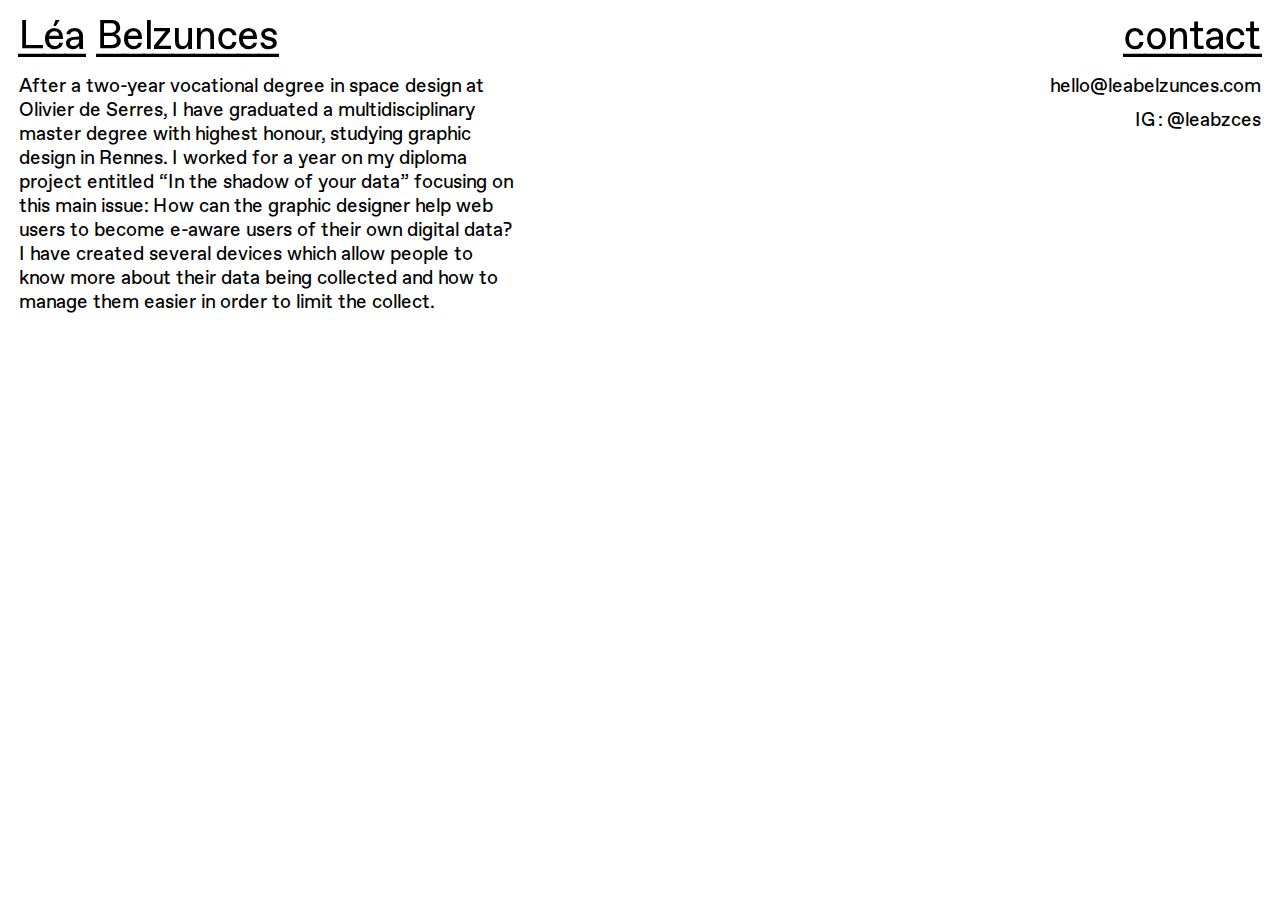
<file: contact.html>
<!DOCTYPE html>
<html>
<head>
  <meta charset="utf-8">
  <link rel="stylesheet" href="./css/main.css">
  <link rel="stylesheet" href="./bootstrap/css/bootstrap-theme.min.css">
</head>
<body>
  <div class="header-about col-md-12 col-lg-12">
    <div class="lien-index">
      <a href="./index.html" class="lien-header-gauche col-lg-6 col-md-6 col-sm-6 col-xs-12">Léa Belzunces</a>
    </div>
    <div class="lien-contact">
      <a href="./contact.html" class="lien-header-droite col-lg-6 col-md-6 col-sm-6 col-xs-12">contact</a>
    </div>
  </div>
  <div class="container col-md-12 col-lg-12 col-sm-12 col-xs-12">
    <div class="row">
      <div class="presentation col-lg-6 col-md-6 col-sm-6 col-xs-12">
        <p>After a two-year vocational degree in space design at Olivier de Serres, I have graduated a multidisciplinary master degree with highest honour, studying graphic design in Rennes. I worked for a year on my diploma project entitled “In the shadow of your data” focusing on this main issue: How can the graphic designer help web users to become e-aware users of their own digital data? I have created several devices which allow people to know more about their data being collected and how to manage them easier in order to limit the collect.
        </p>
      </div>
      <div class="contact col-lg-6 col-md-6 col-sm-6 col-xs-12">
        <a href="mailto:hello@leabelzunces.com">hello@leabelzunces.com</a>
        <p class="txtplusgros">IG&#8239;:
          <a href="https://instagram.com/leabzces" target="_blank">@leabzces</a>
        </p>
      </div>
    </div>
  </div>
</body>
</html>
</file>
<file: css/main.css>
/* GENERAL*/
body, html, p{
  font-family: "favorit-regular";
}
body{
  margin-left: auto;
  margin-right: auto;
  margin-top: 0;
}

h1{
  font-family: "favorit-underline";
}


/*barre du haut*/
.header, .header-about{
  padding: 0% 1.5%;
  z-index: 100;
}


.lien-index{
  position: fixed;
  padding-top: 1%;
 }

.lien-contact{
  position: fixed;
  /* top: 0; */
  right: 0;
  margin-right: 1.5%;
  padding-top: 1%;
 }
.lien-index > a, .lien-contact > a{
  font-family: "favorit-underline";
  text-decoration: none;
  color: white;
}

.header-about > .lien-index > a, .header-about > .lien-contact > a {
  color: black;
}

.lien-index > a, .lien-contact >a{
  font-size: 2.5em;
}

.contact > a, p.txtplusgros{
  font-size: 1.2em;
}

p.txtplusgros > a {
  font-size: 1em;
}

.header > a:hover, a:hover{
  text-decoration: none;
  color: magenta;
}

.header-about > .lien-index > a:hover, .header-about > .lien-contact > a:hover{
  text-decoration: none;
  color: magenta;
}

.container > .row > .contact > a, .container > .row > .contact > .txtplusgros > a {
  color: black;
  text-decoration: none;
}

.container > .row > .contact > a:hover, .container > .row > .contact > .txtplusgros > a:hover {
  text-decoration: none;
  color: magenta;
}

.lien-header-droite{
  float: right;
}

/*page contact*/
.container{
  padding-right: 1.5%;
  padding-left: 1.5%;
  margin-right: 0;
  margin-left: 0;
}

.presentation{
  width: 40%;
  display: block;
  float: left;
  font-size: 1.2em;
}
.presentation, .contact{
  margin-top: 6%;
}
.presentation > p, .contact > a {
  margin-top: 0px;
  /*line-height: 0.7em;*/
}

.presentation > p{
}

.contact > p{
margin-top: 0.5em;
}
.contact{
  text-align: right;
  /* width: 49%; */
  display: block;
  float: right;
}

img{
  width: 100%;
  margin-bottom: 0.7%;
}


/* GESTION DES TYPOS*/
@font-face {
  font-family: "favorit-underline";
  src: url("../fonts/Favorit_Regular_Underline.ttf");
}

@font-face {
  font-family: "favorit-regular";
  src: url("../fonts/Favorit_Regular.ttf");
}

@media (max-width: 990px) {
  .header > a{
    font-size: 4.5em;
  }
  .presentation > p{
    font-size: 4em;
  }
  .presentation{
    width: 100%;
    margin-top: 10%;
  }
  .contact {
    text-align: left;
    /* width: 49%; */
    display: block;
    float: left;
}
.contact > a, p.txtplusgros {
    font-size: 3.5em;
}

}
</file>
